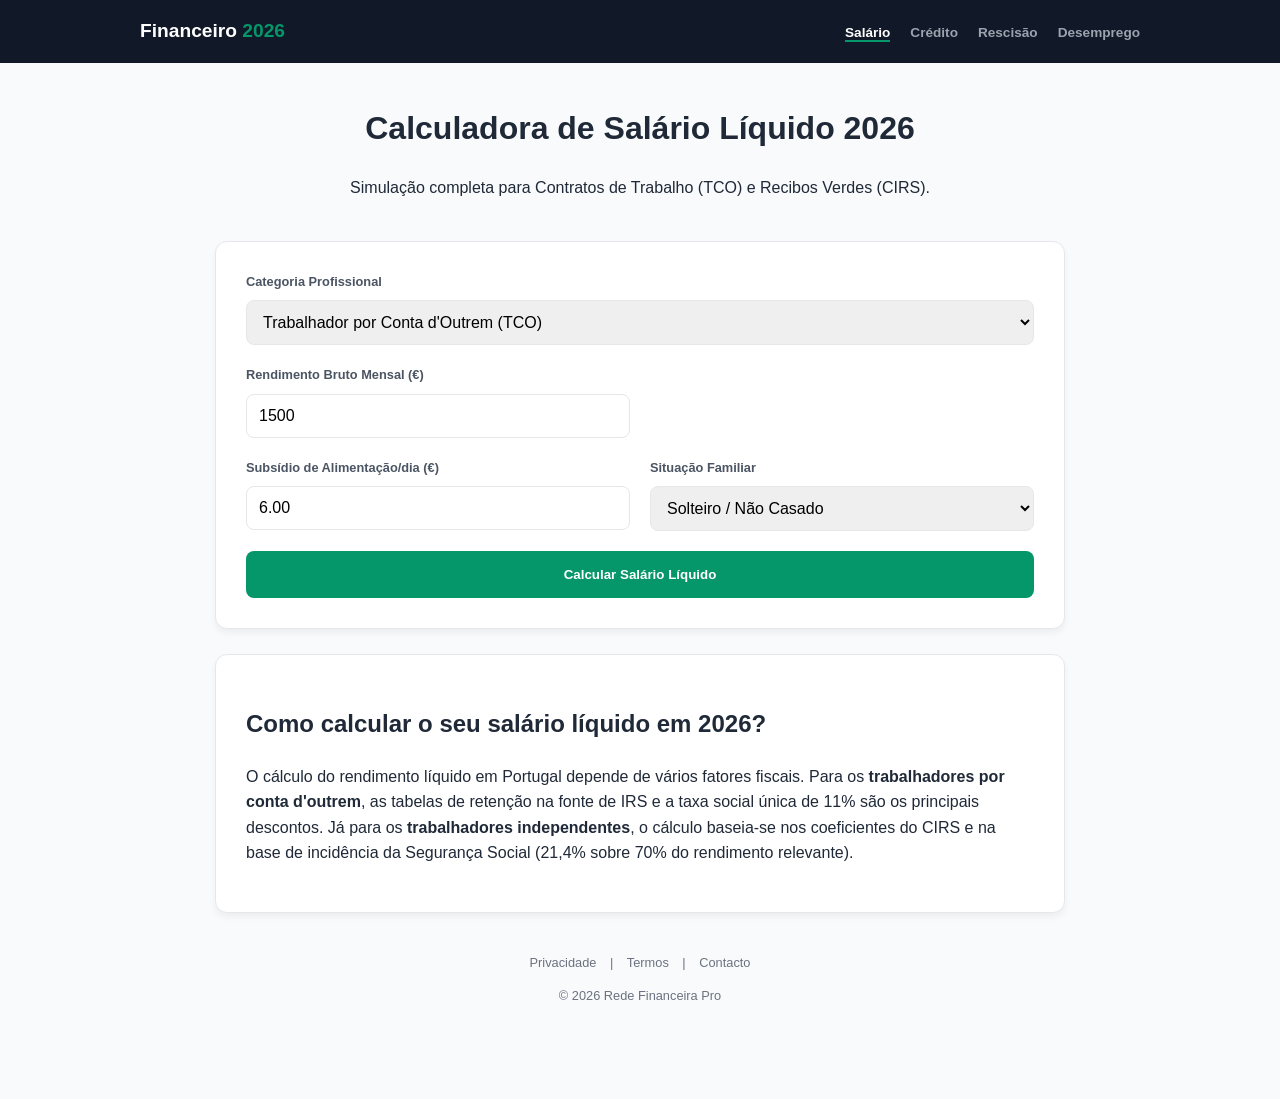
<file: index.html>
<!DOCTYPE html>
<html lang="pt-PT">
<head>
    <meta charset="UTF-8">
    <meta name="viewport" content="width=device-width, initial-scale=1.0">
    <title>Simulador Salário Líquido 2026 | TCO e Recibos Verdes</title>
    
    <link rel="icon" href="data:image/svg+xml,%3Csvg xmlns='http://www.w3.org/2000/svg' viewBox='0 0 24 24' fill='%23059669'%3E%3Cpath d='M11.8 10.9c-2.27-.59-3-1.2-3-2.15 0-1.09 1.01-1.85 2.7-1.85 1.78 0 2.44.85 2.5 2.1h2.21c-.07-1.72-1.12-3.3-3.21-3.81V3h-3v2.16c-1.94.42-3.5 1.68-3.5 3.61 0 2.31 1.91 3.46 4.7 4.13 2.5.6 3 1.48 3 2.41 0 .69-.49 1.79-2.7 1.79-2.06 0-2.87-.92-2.98-2.1h-2.2c.12 2.19 1.76 3.42 3.68 3.83V21h3v-2.15c1.95-.37 3.5-1.5 3.5-3.55 0-2.84-2.43-3.81-4.7-4.4z'/%3E%3C/svg%3E">
    
    <link rel="stylesheet" href="style.css">
    <script async src="https://pagead2.googlesyndication.com/pagead/js/adsbygoogle.js?client=ca-pub-6163421497152187" crossorigin="anonymous"></script>
    <script type="application/ld+json">
{
  "@context": "https://schema.org",
  "@type": "WebApplication",
  "name": "Calculadora de Salário Líquido Portugal 2026",
  "description": "Simula o teu salário líquido mensal em Portugal para 2026. Calcula descontos de IRS, Segurança Social e IAS com base nos coeficientes e escalões mais recentes.",
  "url": "https://salarioliquido.vercel.app/",
  "applicationCategory": "FinanceApplication",
  "operatingSystem": "Any",
  "offers": {
    "@type": "Offer",
    "price": "0",
    "priceCurrency": "EUR"
  },
  "inLanguage": "pt-PT"
}
</script>
</head>
<body>
    <nav class="navbar-global">
        <div class="nav-container">
            <a href="/" class="nav-logo">Financeiro <span style="color: var(--primary);">2026</span></a>
            <ul class="nav-links">
                <li><a href="https://salarioliquido.vercel.app/" class="active">Salário</a></li>
                <li><a href="https://simulador-credito-habitacao-2026.vercel.app/">Crédito</a></li>
                <li><a href="https://calculadora-rescisao-contrato.vercel.app/">Rescisão</a></li>
                <li><a href="https://simulador-subsidio-desemprego.vercel.app/">Desemprego</a></li>
            </ul>
        </div>
    </nav>

    <div class="container">
        <header style="text-align: center; margin-bottom: 40px;">
            <h1>Calculadora de Salário Líquido 2026</h1>
            <p>Simulação completa para Contratos de Trabalho (TCO) e Recibos Verdes (CIRS).</p>
        </header>

        <section class="card">
            <div class="grid">
                <div class="input-group" style="grid-column: span 2;">
                    <label>Categoria Profissional</label>
                    <select id="tipoTrabalhador" onchange="toggleInputs()">
                        <option value="outrem">Trabalhador por Conta d'Outrem (TCO)</option>
                        <option value="eni">Trabalhador Independente (Recibos Verdes)</option>
                    </select>
                </div>

                <div class="input-group">
                    <label>Rendimento Bruto Mensal (€)</label>
                    <input type="number" id="bruto" value="1500">
                </div>

                <div id="camposTCO" class="sub-grid">
                    <div class="input-group">
                        <label>Subsídio de Alimentação/dia (€)</label>
                        <input type="number" id="subsidioAlim" value="6.00" step="0.10">
                    </div>
                    <div class="input-group">
                        <label>Situação Familiar</label>
                        <select id="estadoCivil">
                            <option value="solteiro">Solteiro / Não Casado</option>
                            <option value="casado1">Casado (1 titular)</option>
                            <option value="casado2">Casado (2 titulares)</option>
                        </select>
                    </div>
                </div>

                <div id="camposENI" class="sub-grid" style="display: none;">
                    <div class="input-group" style="grid-column: span 2;">
                        <label>Atividade (Coeficientes CIRS 2026)</label>
                        <select id="cirsAtividade">
                            <option value="0.75">Serviços Profissionais - Art. 151 (75%)</option>
                            <option value="0.35">Outras Prestações de Serviços (35%)</option>
                            <option value="0.15">Venda de Mercadorias / Restauração (15%)</option>
                            <option value="0.10">Alojamento Local (10%)</option>
                            <option value="0.95">Propriedade Intelectual (95%)</option>
                            <option value="0.10">Atividades Agrícolas (10%)</option>
                        </select>
                    </div>
                    <div class="input-group">
                        <label>Retenção na Fonte IRS</label>
                        <select id="retencaoENI">
                            <option value="0.25">25% (Regime Geral)</option>
                            <option value="0.20">20% (Artistas / Científicos)</option>
                            <option value="0.115">11.5% (Até 14.500€/ano)</option>
                            <option value="0">Isento / Sem Retenção</option>
                        </select>
                    </div>
                    <div class="input-group">
                        <label>Segurança Social</label>
                        <select id="isentoSS">
                            <option value="nao">Sujeito a Desconto (21.4%)</option>
                            <option value="sim">Isento (Acumulação ou 1.º Ano)</option>
                        </select>
                    </div>
                </div>
            </div>

            <button class="btn-main" onclick="calcularSalario()">Calcular Salário Líquido</button>

            <div id="results" class="results-area" style="display: none; margin-top: 25px;">
                <div class="grid-res">
                    <div class="res-card">
                        <small>Rendimento Líquido</small>
                        <div id="out-liquido" class="big-val"></div>
                    </div>
                    <div class="res-card">
                        <small>Total de Descontos</small>
                        <div id="out-impostos" class="big-val" style="color: #ef4444;"></div>
                    </div>
                </div>
            </div>
        </section>

        <article class="card info-content">
            <h2>Como calcular o seu salário líquido em 2026?</h2>
            <p>O cálculo do rendimento líquido em Portugal depende de vários fatores fiscais. Para os <strong>trabalhadores por conta d'outrem</strong>, as tabelas de retenção na fonte de IRS e a taxa social única de 11% são os principais descontos. Já para os <strong>trabalhadores independentes</strong>, o cálculo baseia-se nos coeficientes do CIRS e na base de incidência da Segurança Social (21,4% sobre 70% do rendimento relevante).</p>
        </article>
        
        <footer style="text-align: center; margin-top: 40px; padding-bottom: 40px; color: #6b7280; font-size: 0.8rem;">
            <a href="privacidade.html">Privacidade</a> | <a href="termos.html">Termos</a> | <a href="contacto.html">Contacto</a>
            <p>© 2026 Rede Financeira Pro</p>
        </footer>
    </div>
    <script src="script.js"></script>
</body>
</html>
</file>
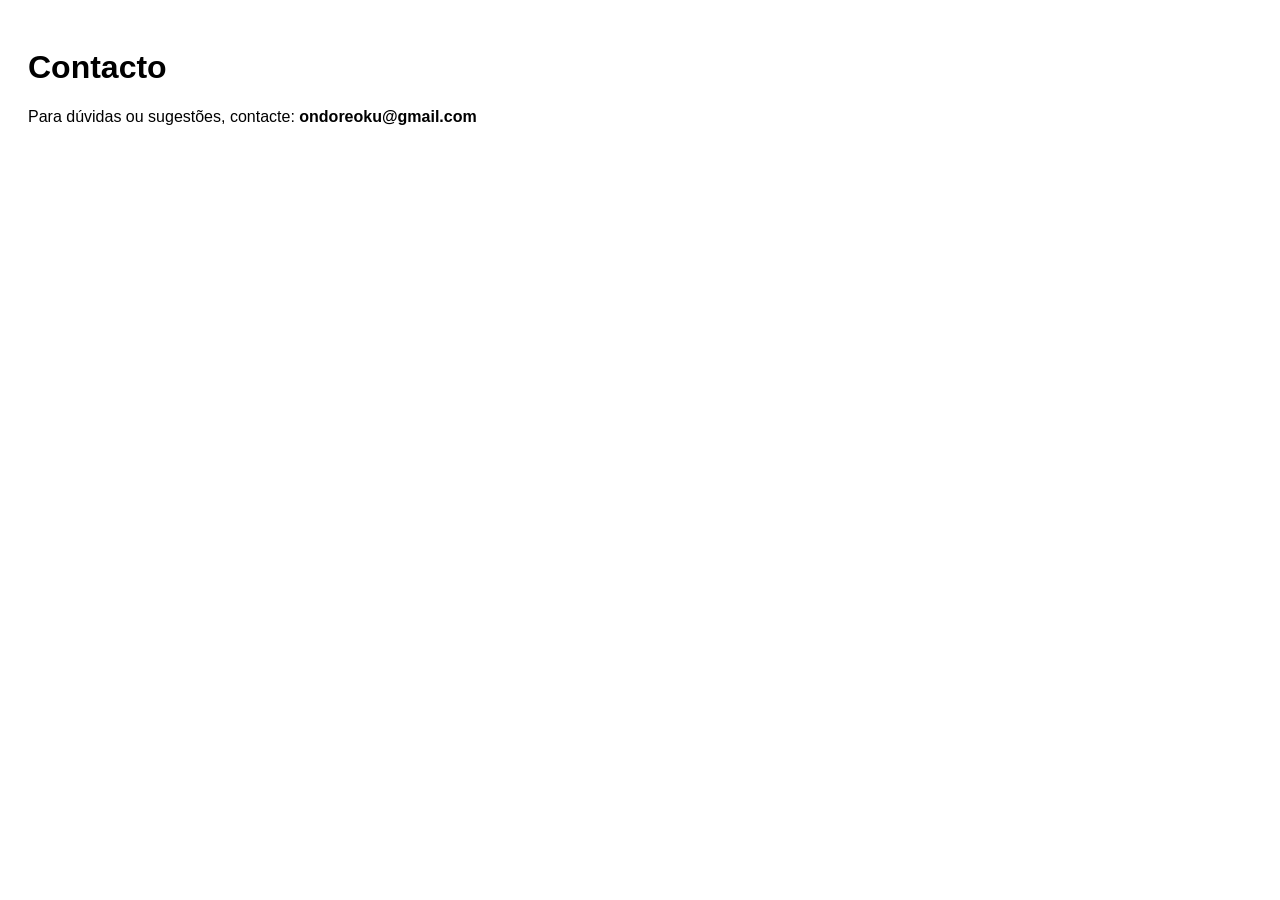
<file: contacto.html>
<!DOCTYPE html>
<html lang="pt-PT">
<head><meta charset="UTF-8"><title>Contacto</title></head>
<body style="font-family: sans-serif; padding: 20px;">
    <h1>Contacto</h1>
    <p>Para dúvidas ou sugestões, contacte: <strong>ondoreoku@gmail.com</strong></p>
</body>
</html>
</file>
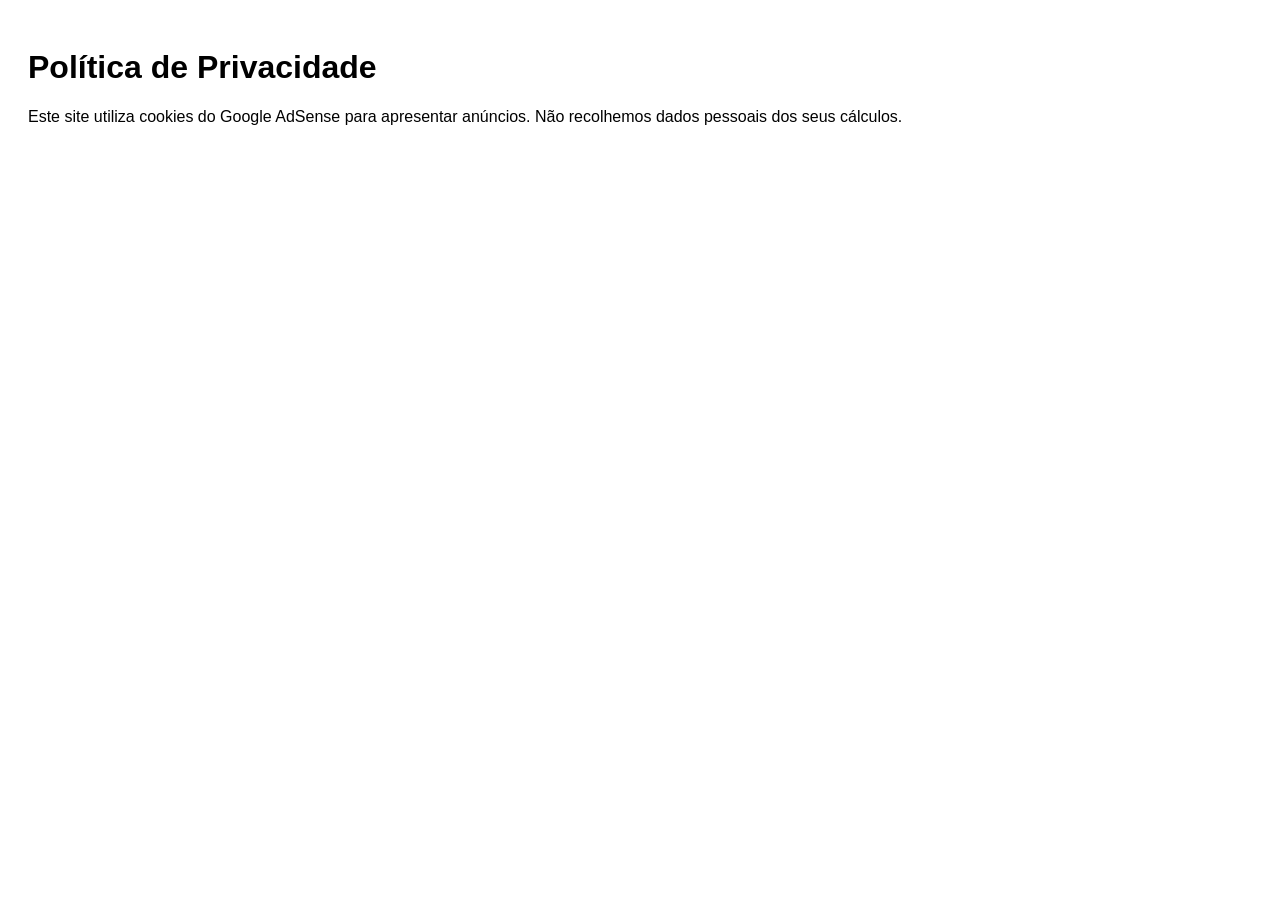
<file: privacidade.html>
<!DOCTYPE html>
<html lang="pt-PT">
<head><meta charset="UTF-8"><title>Privacidade</title></head>
<body style="font-family: sans-serif; padding: 20px;">
    <h1>Política de Privacidade</h1>
    <p>Este site utiliza cookies do Google AdSense para apresentar anúncios. Não recolhemos dados pessoais dos seus cálculos.</p>
</body>
</html>
</file>
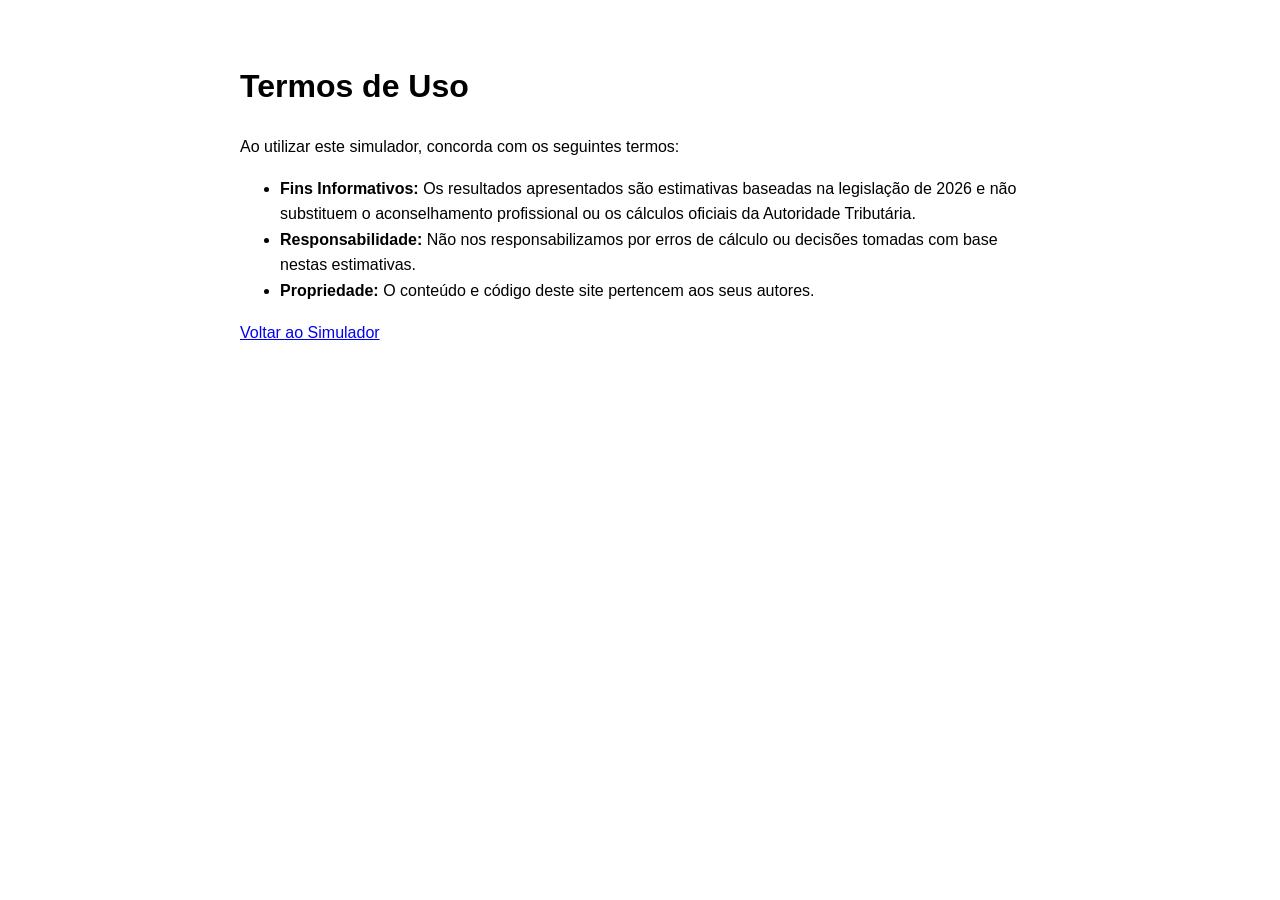
<file: termos.html>
<!DOCTYPE html>
<html lang="pt-PT">
<head>
    <meta charset="UTF-8">
    <title>Termos de Uso - Simulador de Rendimento Líquido</title>
    <style>body { font-family: sans-serif; padding: 40px; line-height: 1.6; max-width: 800px; margin: auto; }</style>
</head>
<body>
    <h1>Termos de Uso</h1>
    <p>Ao utilizar este simulador, concorda com os seguintes termos:</p>
    <ul>
        <li><strong>Fins Informativos:</strong> Os resultados apresentados são estimativas baseadas na legislação de 2026 e não substituem o aconselhamento profissional ou os cálculos oficiais da Autoridade Tributária.</li>
        <li><strong>Responsabilidade:</strong> Não nos responsabilizamos por erros de cálculo ou decisões tomadas com base nestas estimativas.</li>
        <li><strong>Propriedade:</strong> O conteúdo e código deste site pertencem aos seus autores.</li>
    </ul>
    <a href="index.html">Voltar ao Simulador</a>
</body>
</html>
</file>
<file: style.css>
:root {
    --primary: #059669;
    --primary-hover: #047857;
    --dark: #111827;
    --gray-bg: #f9fafb;
    --text-main: #1f2937;
    --border: #e5e7eb;
}

body {
    font-family: 'Inter', sans-serif;
    background-color: var(--gray-bg);
    color: var(--text-main);
    margin: 0;
    line-height: 1.6;
}

/* Navbar */
.navbar-global {
    background: var(--dark);
    padding: 1rem 0;
    position: sticky;
    top: 0;
    z-index: 1000;
}
.nav-container {
    max-width: 1000px;
    margin: 0 auto;
    display: flex;
    justify-content: space-between;
    align-items: center;
    padding: 0 20px;
}
.nav-logo {
    color: white;
    font-weight: 800;
    text-decoration: none;
    font-size: 1.2rem;
}
.nav-links {
    list-style: none;
    display: flex;
    gap: 20px;
    margin: 0;
}
.nav-links a {
    color: #9ca3af;
    text-decoration: none;
    font-size: 0.85rem;
    font-weight: 600;
}
.nav-links a.active { color: white; border-bottom: 2px solid var(--primary); }

/* Layout */
.container { max-width: 850px; margin: 40px auto; padding: 0 20px; }
.card { background: white; padding: 30px; border-radius: 12px; border: 1px solid var(--border); box-shadow: 0 4px 6px rgba(0,0,0,0.05); margin-bottom: 25px; }
.grid { display: grid; grid-template-columns: 1fr 1fr; gap: 20px; }
.sub-grid { display: grid; grid-template-columns: 1fr 1fr; gap: 20px; grid-column: span 2; }

/* Form */
.input-group label { display: block; font-size: 0.8rem; font-weight: 700; margin-bottom: 8px; color: #4b5563; }
input, select { width: 100%; padding: 12px; border: 1px solid var(--border); border-radius: 8px; font-size: 1rem; box-sizing: border-box; }
.btn-main { width: 100%; background: var(--primary); color: white; border: none; padding: 16px; border-radius: 8px; font-weight: 700; cursor: pointer; margin-top: 20px; }
.btn-main:hover { background: var(--primary-hover); }

/* Results */
.grid-res { display: grid; grid-template-columns: 1fr 1fr; gap: 15px; }
.res-card { background: #f0fdf4; padding: 20px; border-radius: 10px; text-align: center; }
.big-val { font-size: 1.8rem; font-weight: 800; color: var(--primary); }

footer a { color: #6b7280; text-decoration: none; margin: 0 10px; }

@media (max-width: 600px) {
    .grid, .sub-grid, .grid-res { grid-template-columns: 1fr; }
    .nav-container { flex-direction: column; gap: 10px; }
}
</file>
